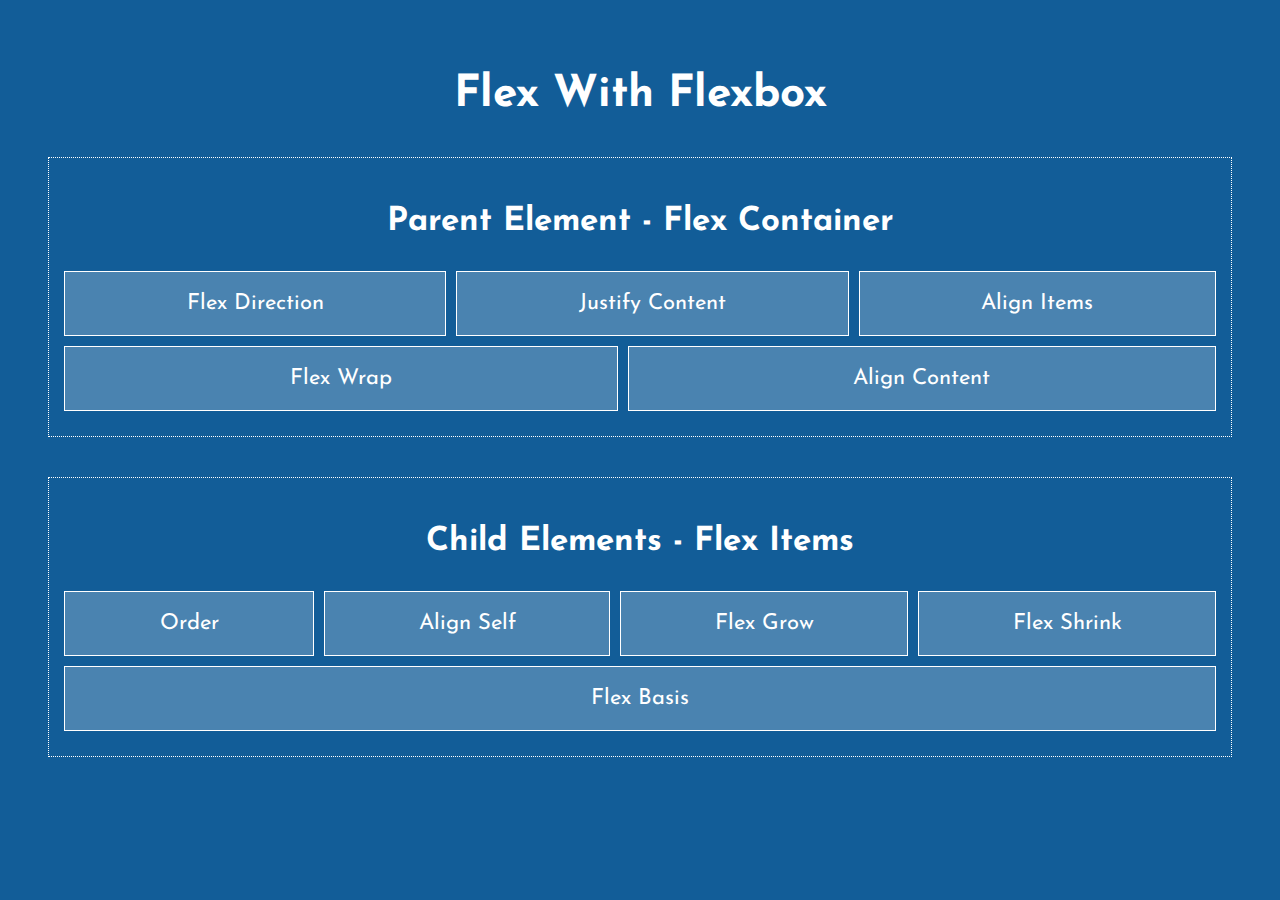
<file: index.html>
<!DOCTYPE html>
<html lang="en">
<head>
    <meta charset="UTF-8">
    <meta name="viewport" content="width=device-width, initial-scale=1.0">
    <title>Learning-Flexbox</title>
    <link href='https://fonts.googleapis.com/css?family=Josefin Sans' rel='stylesheet'>
    <link rel="stylesheet" href="./css/boilerplate.css">
    <link rel="stylesheet" href="./css/index.css">
</head>
<body>
    <div class="header">
        <h1>Flex With Flexbox</h1>
    </div>

    <div class="body">
        <div class="head-container">
            <h2 class="text-center">Parent Element - Flex Container</h2>
        
            <div class="container">
                <a href="flexDirection.html">Flex Direction</a>
                <a href="justifyContent.html">Justify Content</a>
                <a href="alignItems.html">Align Items</a>
            </div>
            <div class="container">
                <a href="flexWrap.html">Flex Wrap</a>
                <a href="alignContent.html">Align Content</a>
            </div>
        </div>

        <div class="head-container">
            <h2 class="text-center">Child Elements - Flex Items</h2>
        
            <div class="container">
                <a href="order.html">Order</a>
                <a href="alignSelf.html">Align Self</a>
                <a href="flexGrow.html">Flex Grow</a>
                <a href="flexShrink.html">Flex Shrink</a>
                <a href="flexBasis.html">Flex Basis</a>
            </div>
        </div>
    </div>
</body>
</html>
</file>
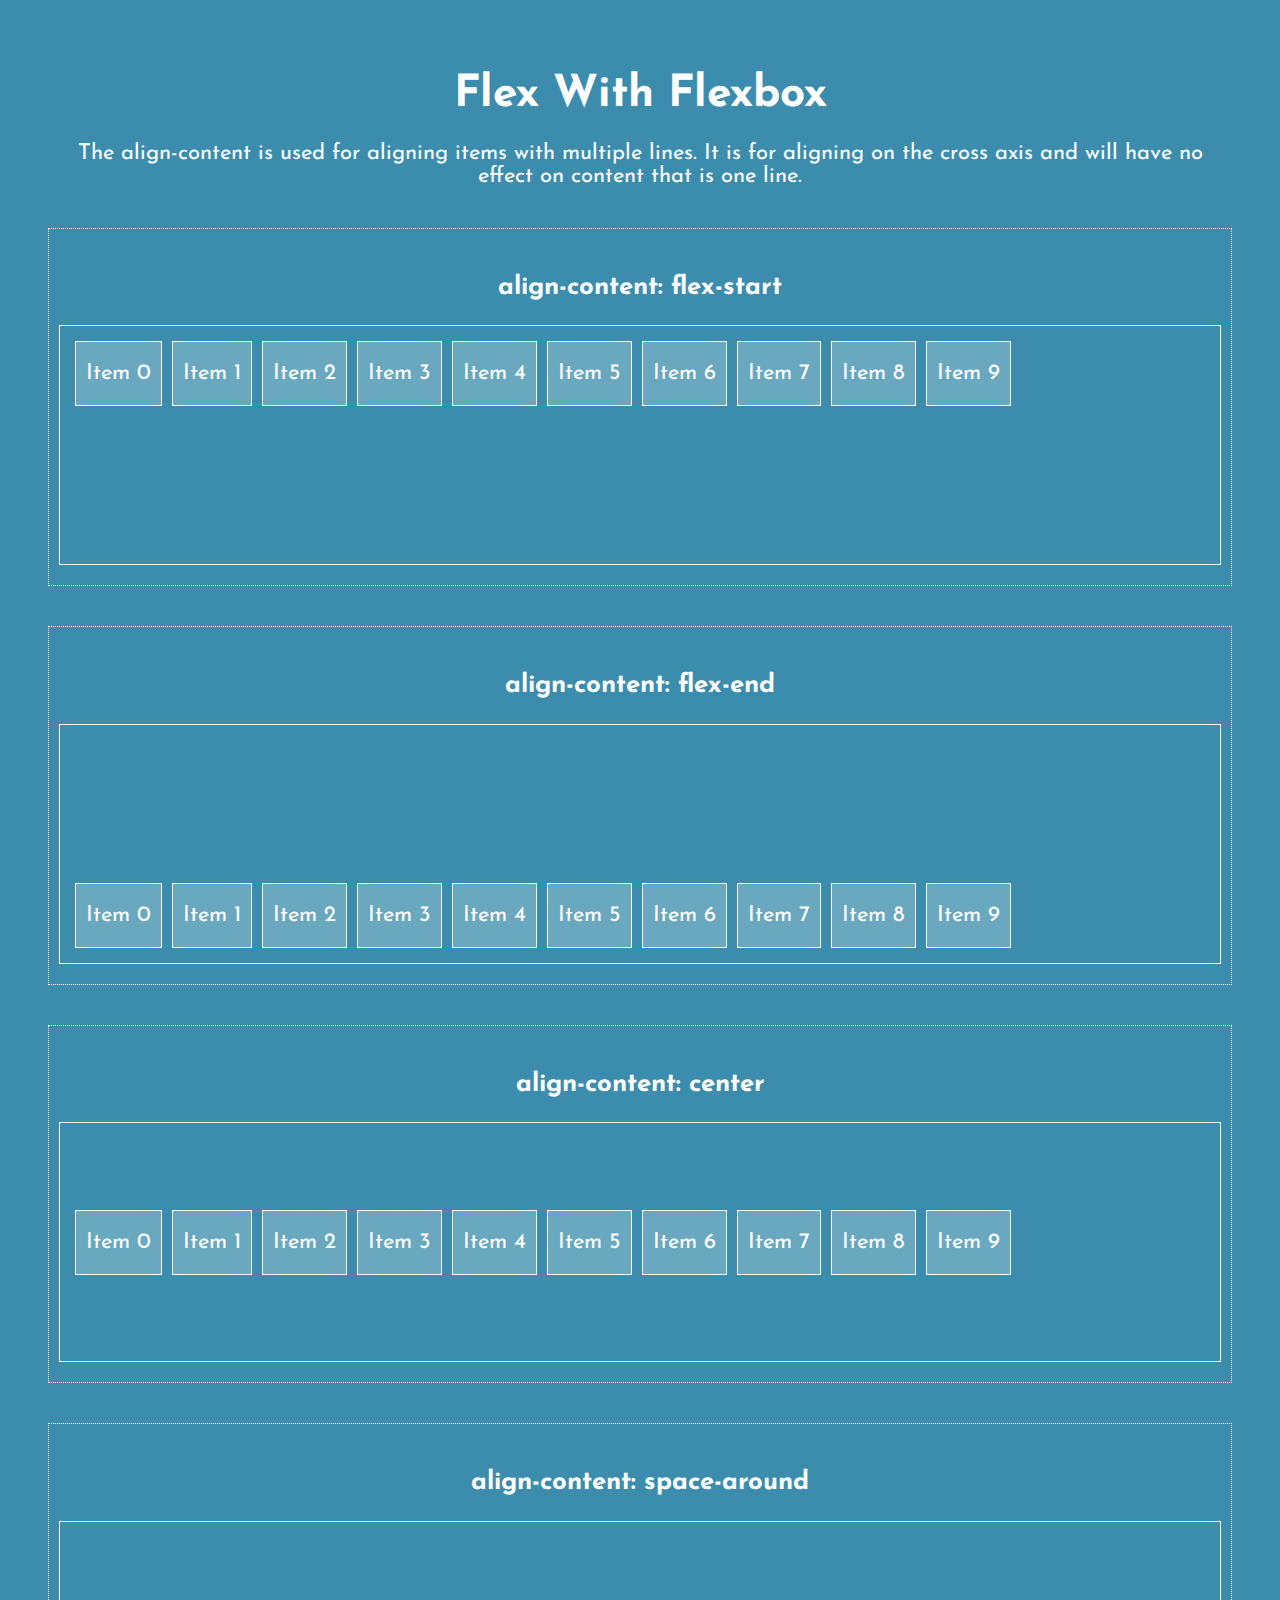
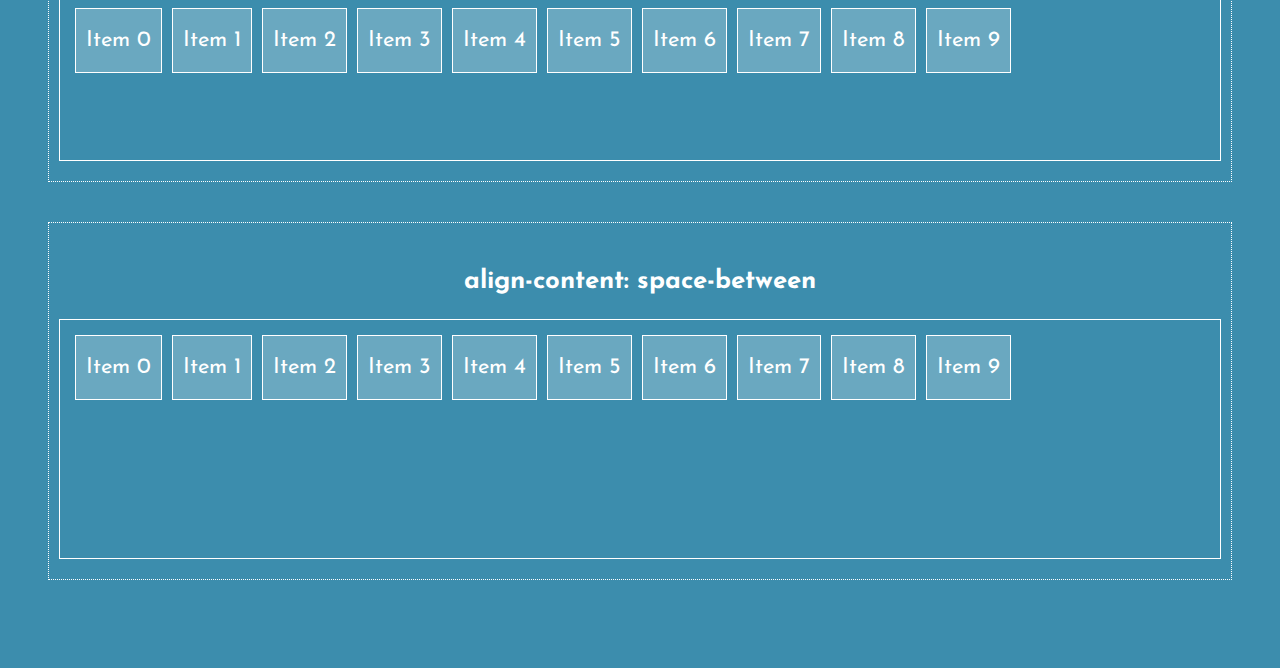
<file: alignContent.html>
<!DOCTYPE html>
<html lang="en">
<head>
    <meta charset="UTF-8">
    <meta name="viewport" content="width=device-width, initial-scale=1.0">
    <title>Align-content</title>
    <link href='https://fonts.googleapis.com/css?family=Josefin Sans' rel='stylesheet'>
    <link rel="stylesheet" href="./css/boilerplate.css">
    <link rel="stylesheet" href="./css/alignContent.css">
</head>
<body>
    <div class="header">
        <h1>Flex With Flexbox</h1>
        <p>The align-content is used for aligning items with multiple lines. It is for aligning on the cross axis and will have no effect on content that is one line.</p>
    </div>

    <div class="head-container">
        <h3 class="text-center">align-content: flex-start</h3>
        <div class="flex-container start">
            <div>Item 0</div>
            <div>Item 1</div>
            <div>Item 2</div>
            <div>Item 3</div>
            <div>Item 4</div>
            <div>Item 5</div>
            <div>Item 6</div>
            <div>Item 7</div>
            <div>Item 8</div>
            <div>Item 9</div>
        </div>
    </div>

    <div class="head-container">
        <h3 class="text-center">align-content: flex-end</h3>
        <div class="flex-container end">
            <div>Item 0</div>
            <div>Item 1</div>
            <div>Item 2</div>
            <div>Item 3</div>
            <div>Item 4</div>
            <div>Item 5</div>
            <div>Item 6</div>
            <div>Item 7</div>
            <div>Item 8</div>
            <div>Item 9</div>
        </div>
    </div>

    <div class="head-container">
        <h3 class="text-center">align-content: center</h3>
        <div class="flex-container center">
            <div>Item 0</div>
            <div>Item 1</div>
            <div>Item 2</div>
            <div>Item 3</div>
            <div>Item 4</div>
            <div>Item 5</div>
            <div>Item 6</div>
            <div>Item 7</div>
            <div>Item 8</div>
            <div>Item 9</div>
        </div>
    </div>

    <div class="head-container">
        <h3 class="text-center">align-content: space-around</h3>
        <div class="flex-container space-around">
            <div>Item 0</div>
            <div>Item 1</div>
            <div>Item 2</div>
            <div>Item 3</div>
            <div>Item 4</div>
            <div>Item 5</div>
            <div>Item 6</div>
            <div>Item 7</div>
            <div>Item 8</div>
            <div>Item 9</div>
        </div>
    </div>

    <div class="head-container">
        <h3 class="text-center">align-content: space-between</h3>
        <div class="flex-container space-between">
            <div>Item 0</div>
            <div>Item 1</div>
            <div>Item 2</div>
            <div>Item 3</div>
            <div>Item 4</div>
            <div>Item 5</div>
            <div>Item 6</div>
            <div>Item 7</div>
            <div>Item 8</div>
            <div>Item 9</div>
        </div>
    </div>
</body>
</html>
</file>
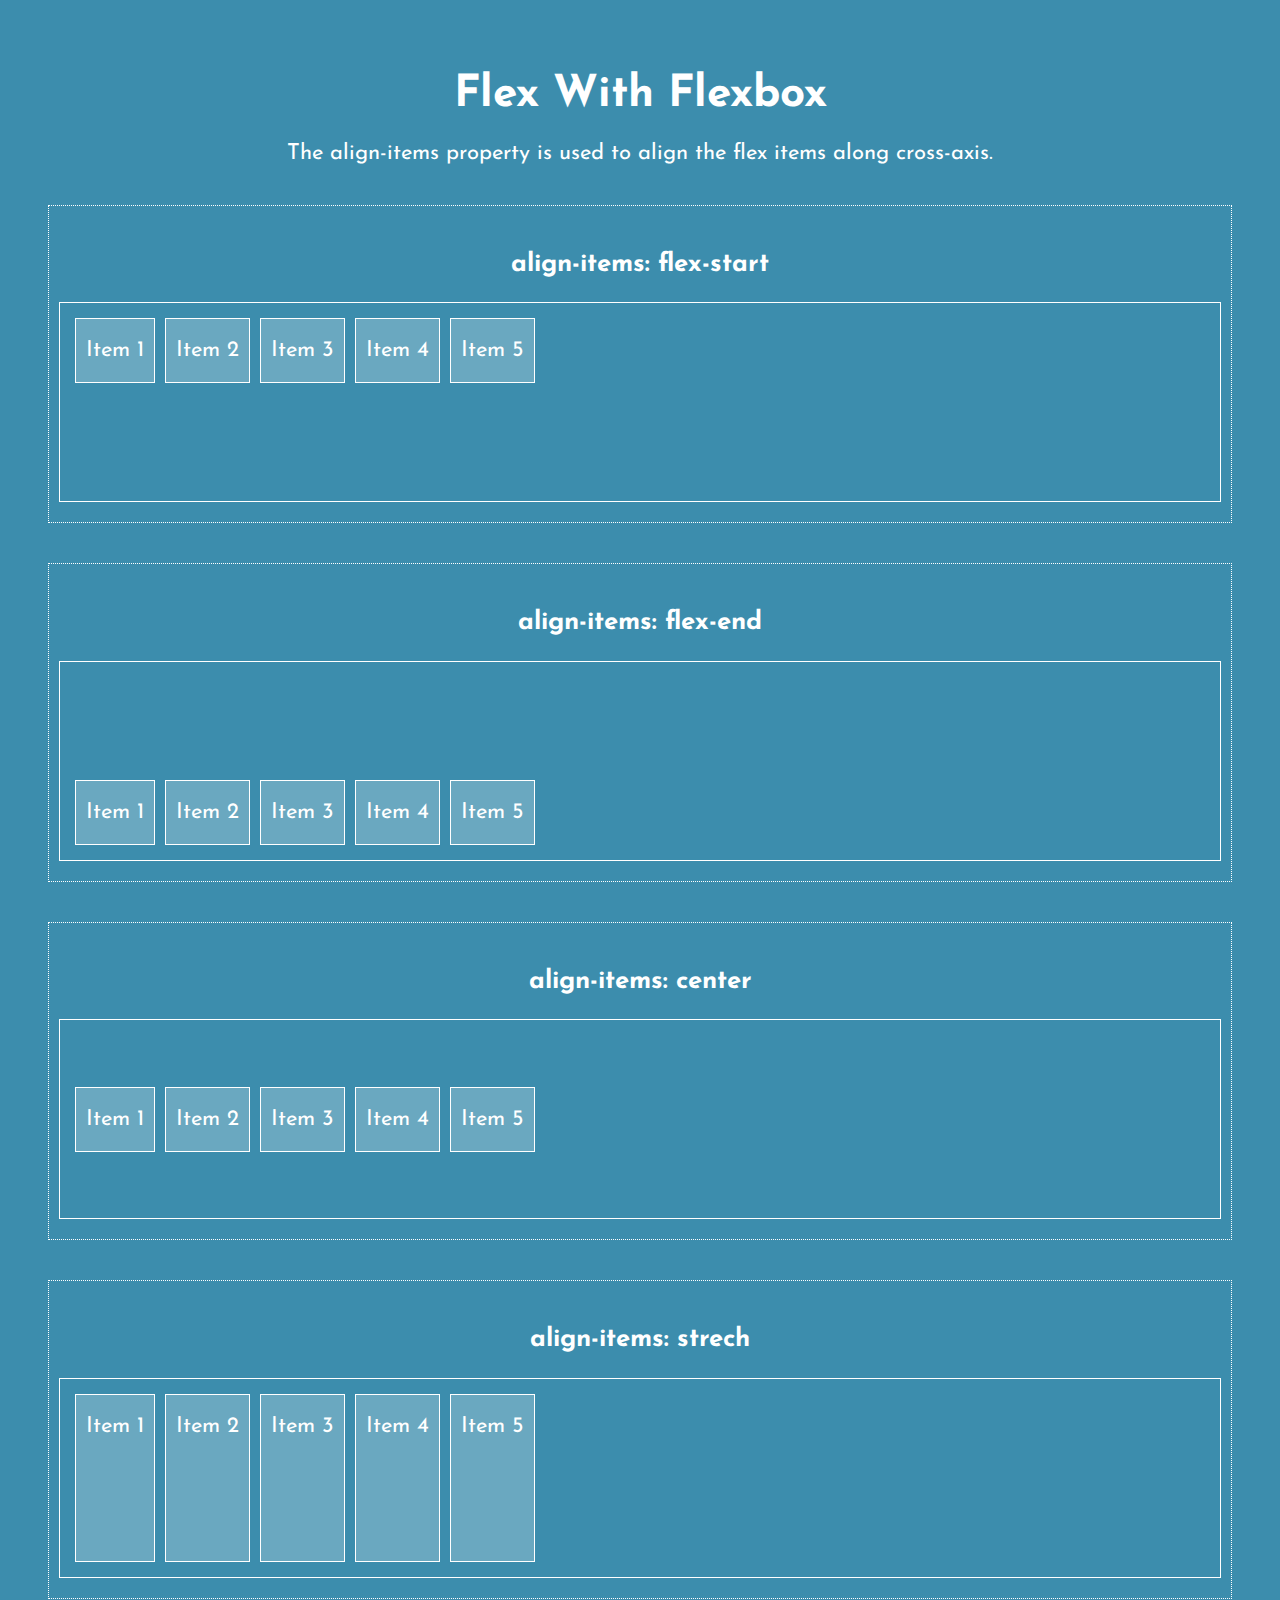
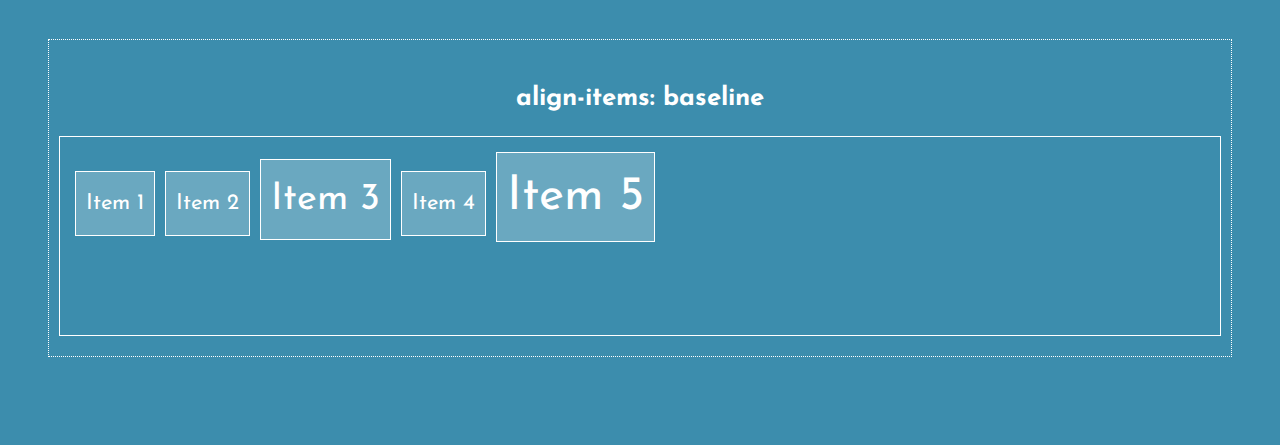
<file: alignItems.html>
<!DOCTYPE html>
<html lang="en">
<head>
    <meta charset="UTF-8">
    <meta name="viewport" content="width=device-width, initial-scale=1.0">
    <title>Align-items</title>
    <link href='https://fonts.googleapis.com/css?family=Josefin Sans' rel='stylesheet'>
    <link rel="stylesheet" href="./css/boilerplate.css">
    <link rel="stylesheet" href="./css/alignItems.css">
</head>
<body>
    <div class="header">
        <h1>Flex With Flexbox</h1>
        <p>The align-items property is used to align the flex items along cross-axis.</p>
    </div>

    <div class="head-container">
        <h3 class="text-center">align-items: flex-start</h3>
        <div class="flex-container start">
            <div>Item 1</div>
            <div>Item 2</div>
            <div>Item 3</div>
            <div>Item 4</div>
            <div>Item 5</div>
        </div>
    </div>

    <div class="head-container">
        <h3 class="text-center">align-items: flex-end</h3>
        <div class="flex-container end">
            <div>Item 1</div>
            <div>Item 2</div>
            <div>Item 3</div>
            <div>Item 4</div>
            <div>Item 5</div>
        </div>
    </div>

    <div class="head-container">
        <h3 class="text-center">align-items: center</h3>
        <div class="flex-container center">
            <div>Item 1</div>
            <div>Item 2</div>
            <div>Item 3</div>
            <div>Item 4</div>
            <div>Item 5</div>
        </div>
    </div>

    <div class="head-container">
        <h3 class="text-center">align-items: strech</h3>
        <div class="flex-container strech">
            <div>Item 1</div>
            <div>Item 2</div>
            <div>Item 3</div>
            <div>Item 4</div>
            <div>Item 5</div>
        </div>
    </div>

    <div class="head-container">
        <h3 class="text-center">align-items: baseline</h3>
        <div class="flex-container baseline">
            <div>Item 1</div>
            <div>Item 2</div>
            <div>Item 3</div>
            <div>Item 4</div>
            <div>Item 5</div>
        </div>
    </div>
</body>
</html>
</file>
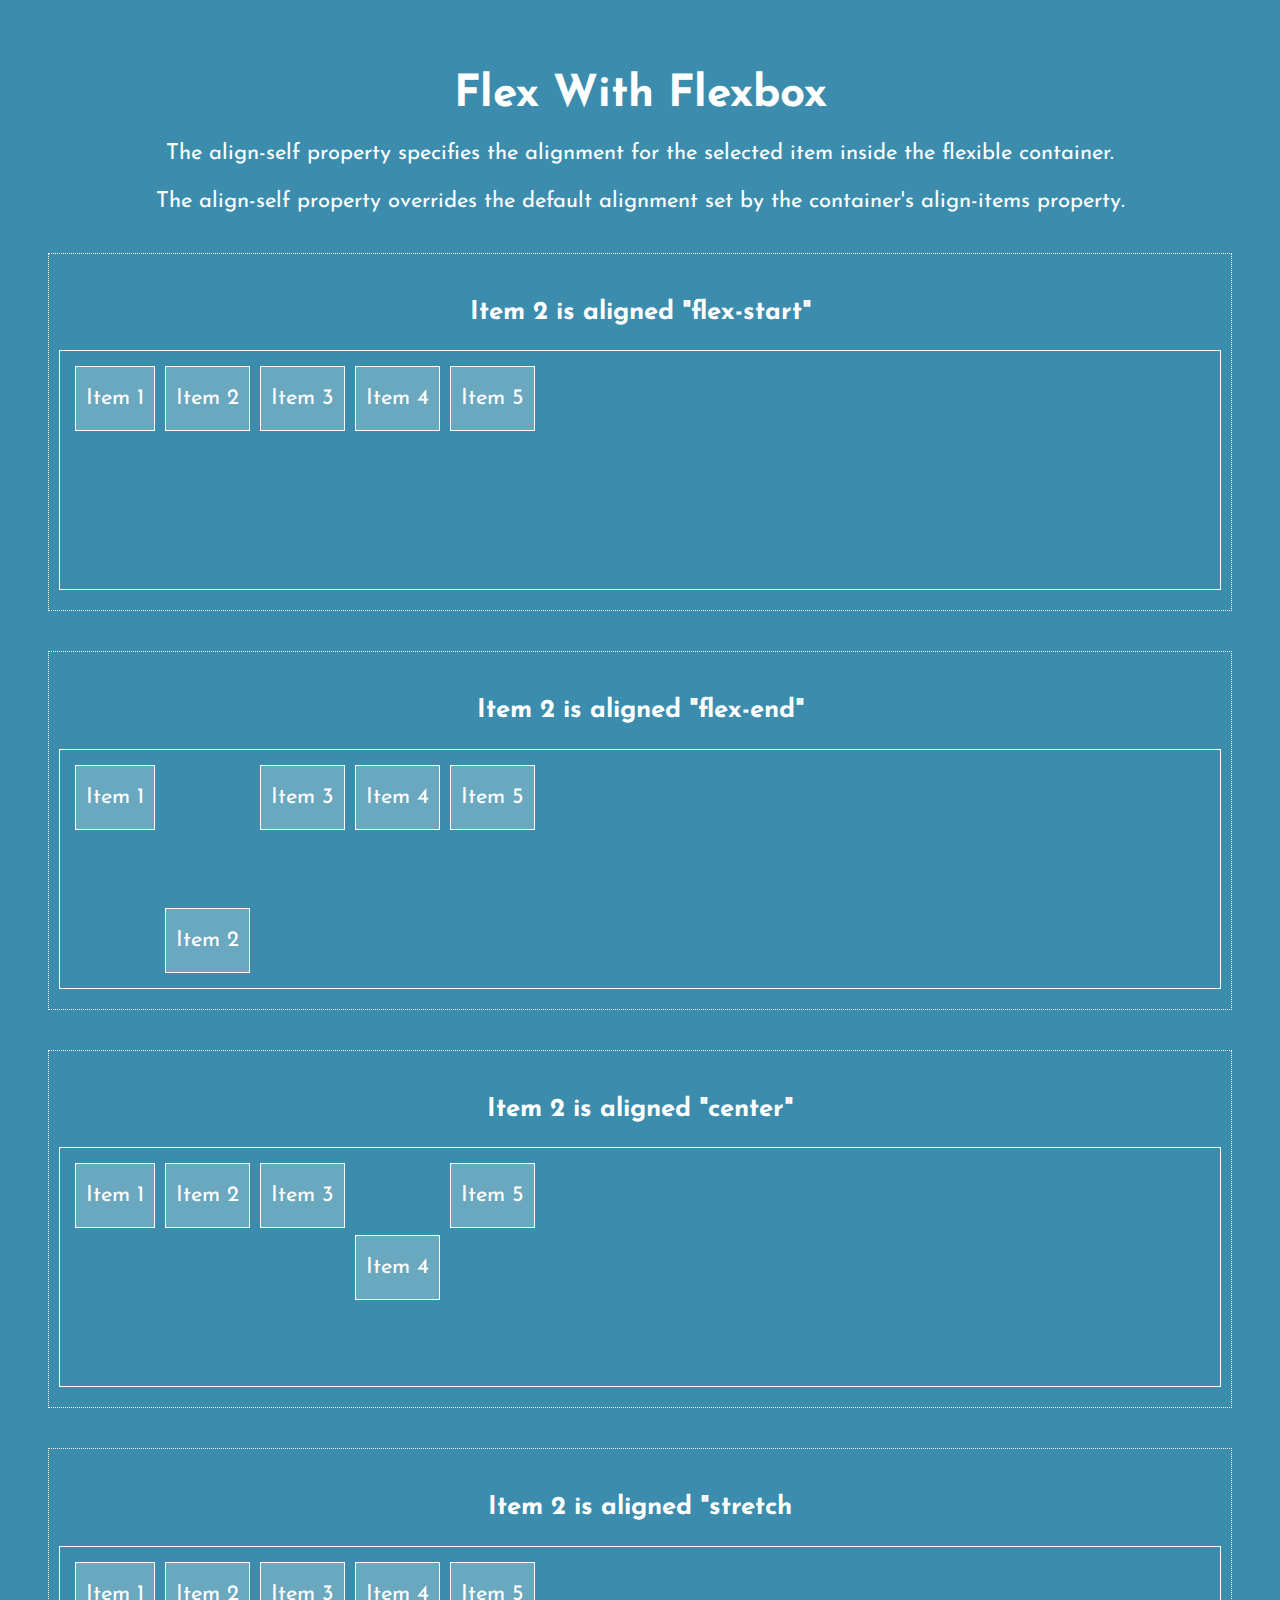
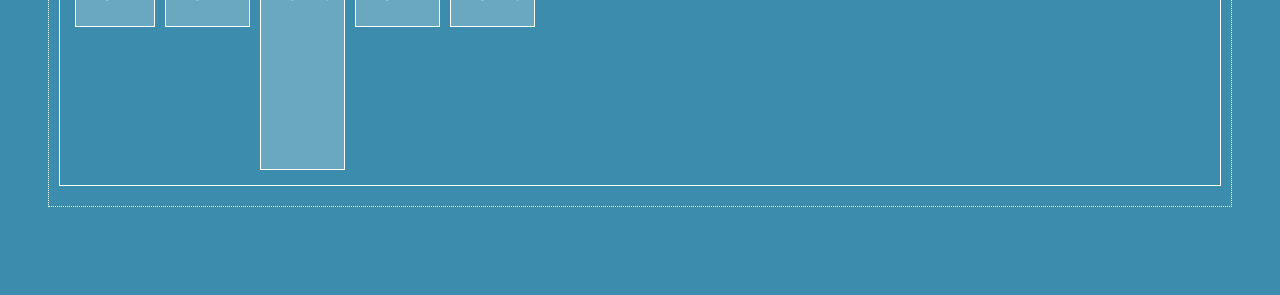
<file: alignSelf.html>
<!DOCTYPE html>
<html lang="en">
<head>
    <meta charset="UTF-8">
    <meta name="viewport" content="width=device-width, initial-scale=1.0">
    <title>Flex-direction</title>
    <link href='https://fonts.googleapis.com/css?family=Josefin Sans' rel='stylesheet'>
    <link rel="stylesheet" href="./css/boilerplate.css">
    <link rel="stylesheet" href="./css/alignSelf.css">
</head>
<body>
    <div class="header">
        <h1>Flex With Flexbox</h1>
        <p>The align-self property specifies the alignment for the selected item inside the flexible container.</p>
        <p>The align-self property overrides the default alignment set by the container's align-items property.</p>
    </div>

    <div class="head-container">
        <h3 class="text-center">Item 2 is aligned "flex-start"</h3>
        <div class="flex-container sample1">
            <div>Item 1</div>
            <div>Item 2</div>
            <div>Item 3</div>
            <div>Item 4</div>
            <div>Item 5</div>
        </div>
    </div>

    <div class="head-container">
        <h3 class="text-center">Item 2 is aligned "flex-end"</h3>
        <div class="flex-container sample2">
            <div>Item 1</div>
            <div>Item 2</div>
            <div>Item 3</div>
            <div>Item 4</div>
            <div>Item 5</div>
        </div>
    </div>

    <div class="head-container">
        <h3 class="text-center">Item 2 is aligned "center"</h3>
        <div class="flex-container sample3">
            <div>Item 1</div>
            <div>Item 2</div>
            <div>Item 3</div>
            <div>Item 4</div>
            <div>Item 5</div>
        </div>
    </div>

    <div class="head-container">
        <h3 class="text-center">Item 2 is aligned "stretch</h3>
        <div class="flex-container sample4">
            <div>Item 1</div>
            <div>Item 2</div>
            <div>Item 3</div>
            <div>Item 4</div>
            <div>Item 5</div>
        </div>
    </div>
</body>
</html>
</file>
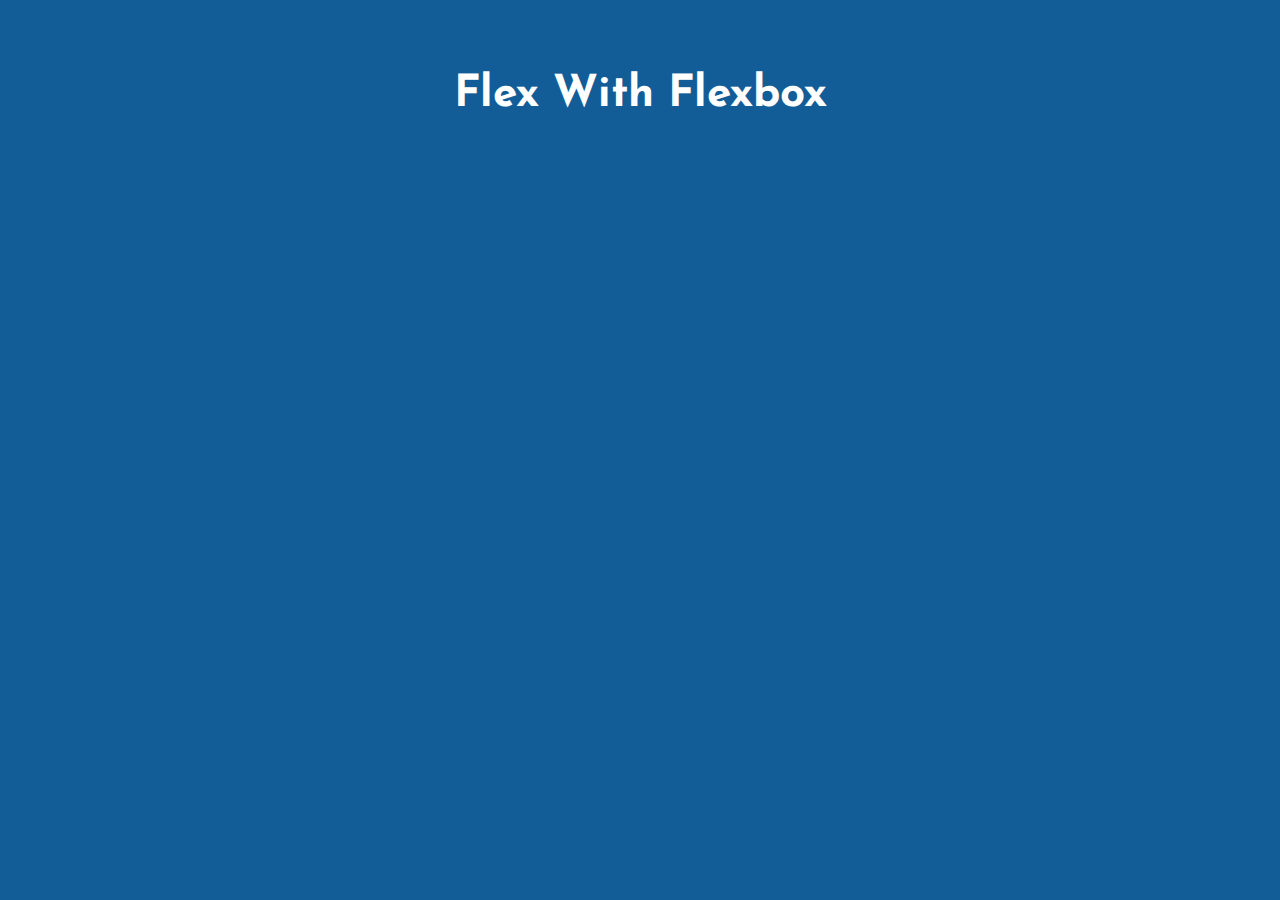
<file: boilerplate.html>
<!DOCTYPE html>
<html lang="en">
<head>
    <meta charset="UTF-8">
    <meta name="viewport" content="width=device-width, initial-scale=1.0">
    <title>Learning-Flexbox</title>
    <link href='https://fonts.googleapis.com/css?family=Josefin Sans' rel='stylesheet'>
    <link rel="stylesheet" href="./css/boilerplate.css">
</head>
<body>
    <div class="header">
        <h1>Flex With Flexbox</h1>
    </div>
</body>
</html>
</file>
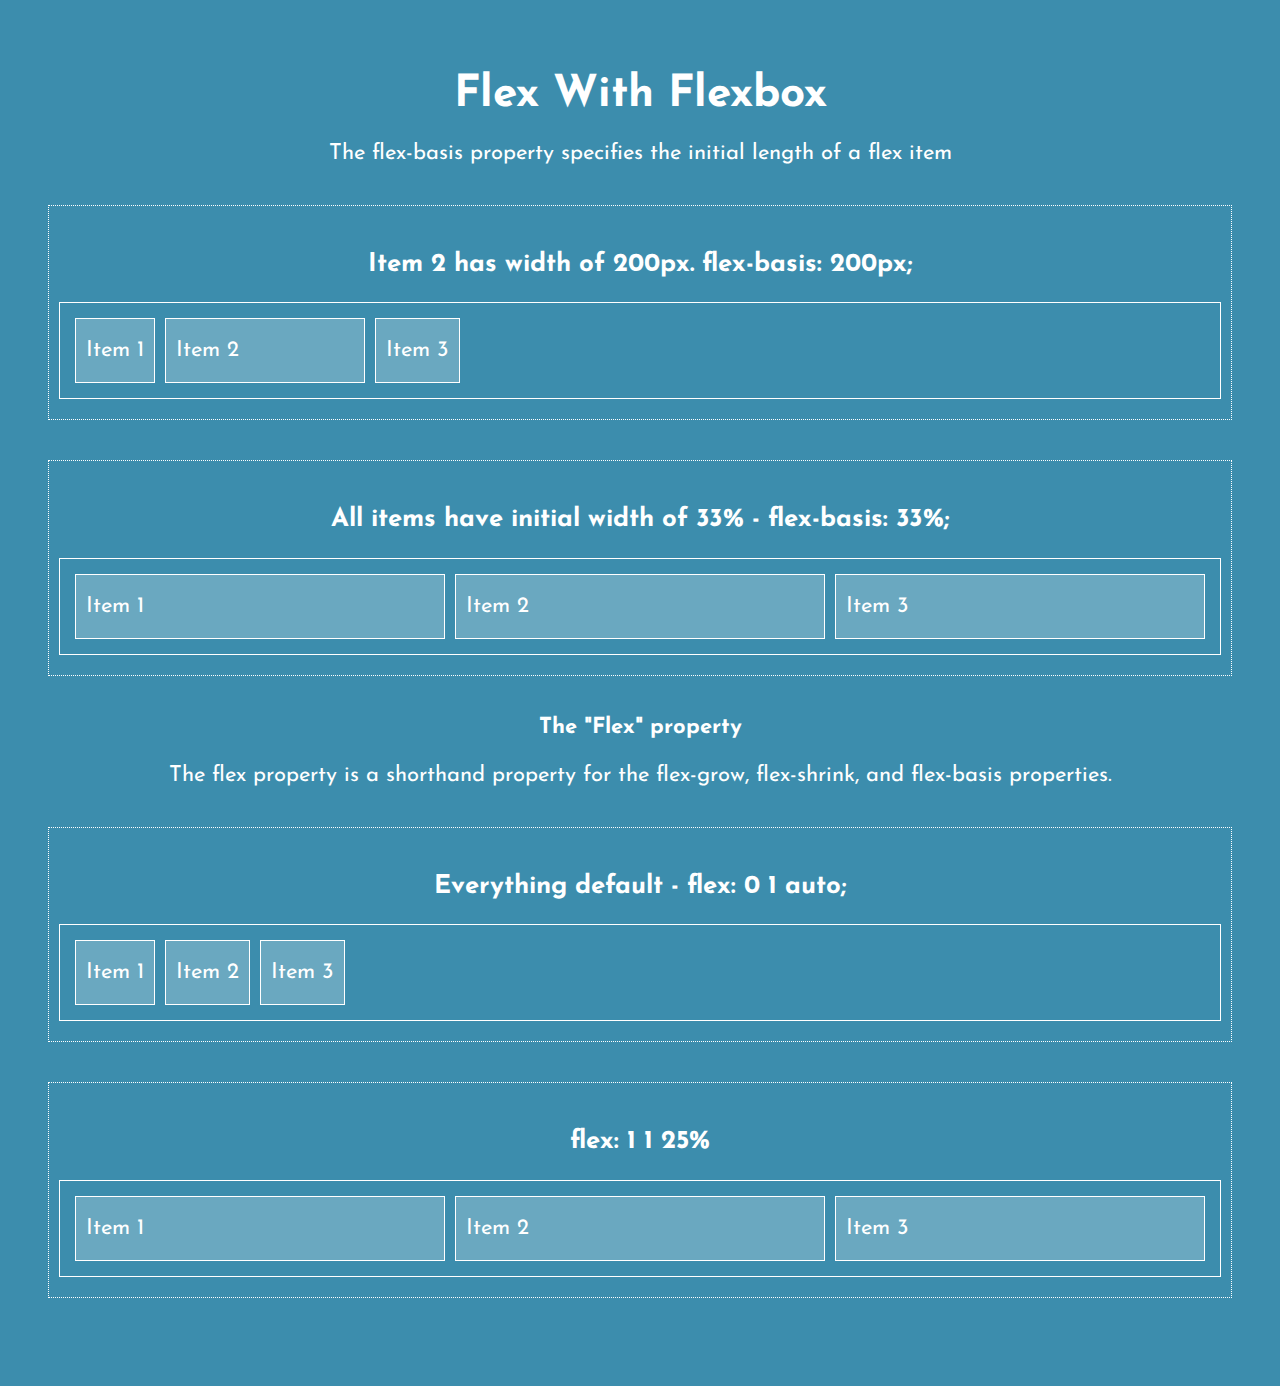
<file: flexBasis.html>
<!DOCTYPE html>
<html lang="en">
<head>
    <meta charset="UTF-8">
    <meta name="viewport" content="width=device-width, initial-scale=1.0">
    <title>Flex-direction</title>
    <link href='https://fonts.googleapis.com/css?family=Josefin Sans' rel='stylesheet'>
    <link rel="stylesheet" href="./css/boilerplate.css">
    <link rel="stylesheet" href="./css/flexBasis.css">
</head>
<body>
    <div class="header">
        <h1>Flex With Flexbox</h1>
        <p>The flex-basis property specifies the initial length of a flex item</p>
    </div>

    <div class="head-container">
        <h3 class="text-center">Item 2 has width of 200px. flex-basis: 200px;</h3>
        <div class="flex-container sample1">
            <div>Item 1</div>
            <div>Item 2</div>
            <div>Item 3</div>
        </div>
    </div>

    <div class="head-container">
        <h3 class="text-center">All items have initial width of 33% - flex-basis: 33%;</h3>
        <div class="flex-container sample2">
            <div>Item 1</div>
            <div>Item 2</div>
            <div>Item 3</div>
        </div>
    </div>

    <div class="header">
        <p><b>The "Flex" property</b></p>
        <p>The flex property is a shorthand property for the flex-grow, flex-shrink, and flex-basis properties.</p>
    </div>

    <div class="head-container">
        <h3 class="text-center">Everything default - flex: 0 1 auto;</h3>
        <div class="flex-container sample3">
            <div>Item 1</div>
            <div>Item 2</div>
            <div>Item 3</div>
        </div>
    </div>

    <div class="head-container">
        <h3 class="text-center">flex: 1 1 25%</h3>
        <div class="flex-container sample4">
            <div>Item 1</div>
            <div>Item 2</div>
            <div>Item 3</div>
        </div>
    </div>

</body>
</html>
</file>
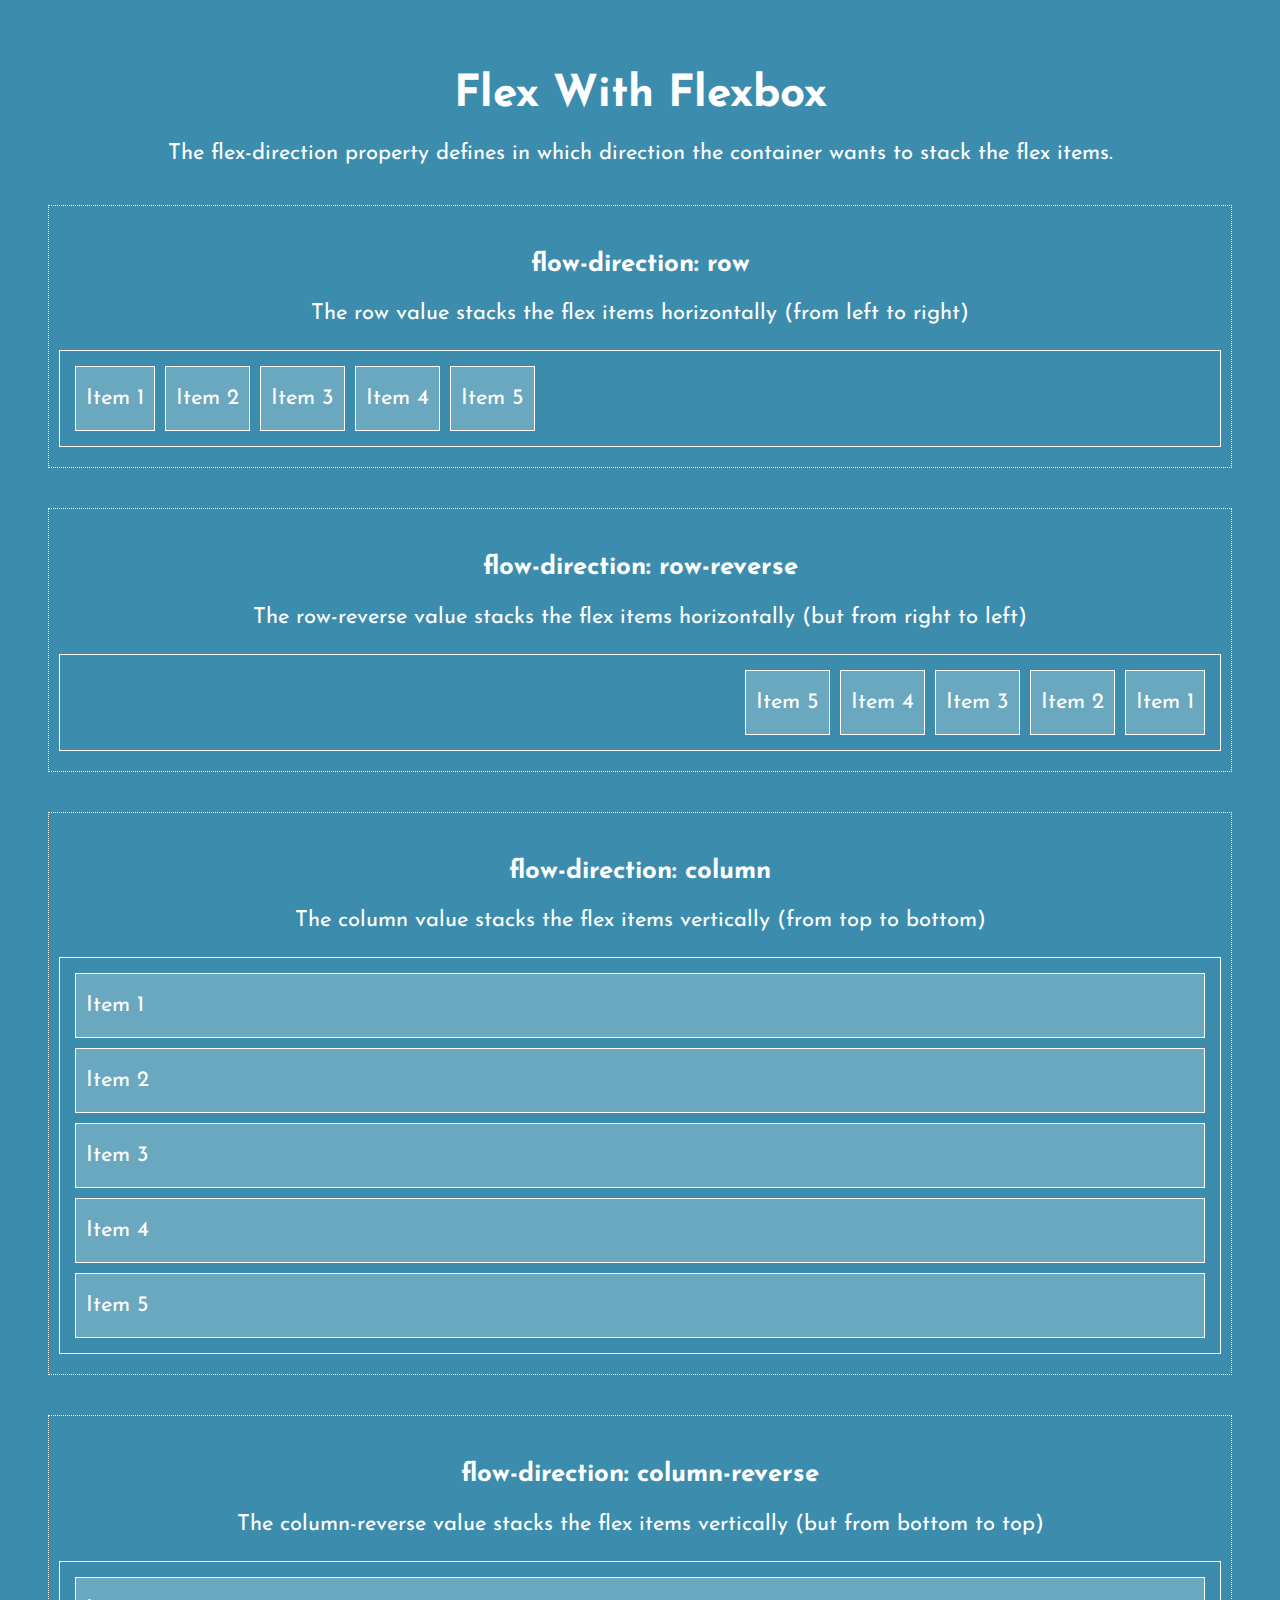
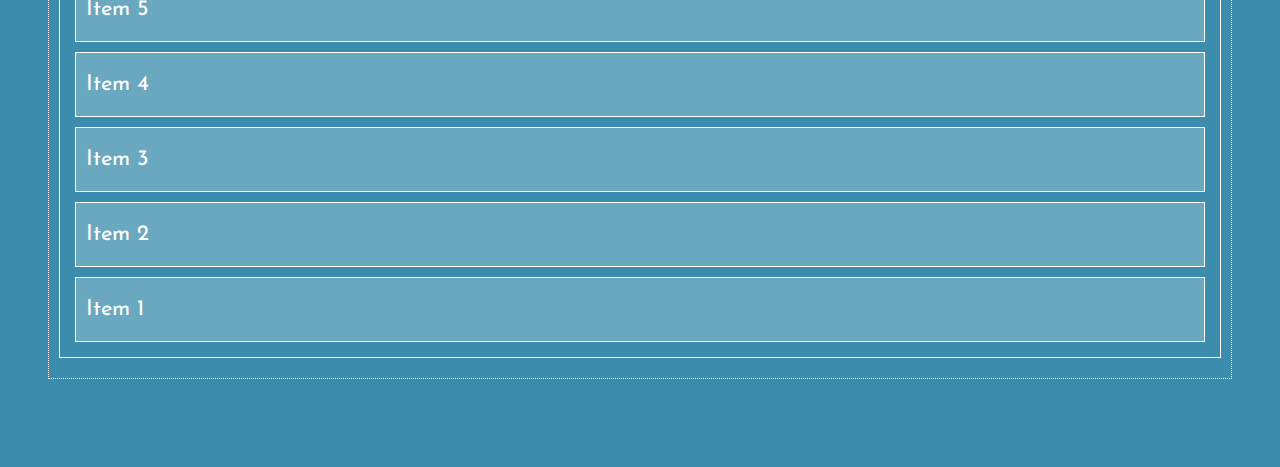
<file: flexDirection.html>
<!DOCTYPE html>
<html lang="en">
<head>
    <meta charset="UTF-8">
    <meta name="viewport" content="width=device-width, initial-scale=1.0">
    <title>Flex-direction</title>
    <link href='https://fonts.googleapis.com/css?family=Josefin Sans' rel='stylesheet'>
    <link rel="stylesheet" href="./css/boilerplate.css">
    <link rel="stylesheet" href="./css/flexDirection.css">
</head>
<body>
    <div class="header">
        <h1>Flex With Flexbox</h1>
        <p>The flex-direction property defines in which direction the container wants to stack the flex items.</p>
    </div>

    <div class="head-container">
        <h3 class="text-center">flow-direction: row</h3>
      <p>The row value stacks the flex items horizontally (from left to right)</p>
        <div class="flex-container row">
            <div>Item 1</div>
            <div>Item 2</div>
            <div>Item 3</div>
            <div>Item 4</div>
            <div>Item 5</div>
        </div> 
    </div>

    <div class="head-container">
        <h3 class="text-center">flow-direction: row-reverse</h3>
<p>The row-reverse value stacks the flex items horizontally (but from right to left)</p>
        <div class="flex-container row-reverse">
            <div>Item 1</div>
            <div>Item 2</div>
            <div>Item 3</div>
            <div>Item 4</div>
            <div>Item 5</div>
        </div> 
    </div>


    <div class="head-container">
        <h3 class="text-center">flow-direction: column</h3>
<p>The column value stacks the flex items vertically (from top to bottom)</p>
        <div class="flex-container column">
            <div>Item 1</div>
            <div>Item 2</div>
            <div>Item 3</div>
            <div>Item 4</div>
            <div>Item 5</div>
        </div> 
    </div>

    <div class="head-container">
        <h3 class="text-center">flow-direction: column-reverse</h3>
<p>The column-reverse value stacks the flex items vertically (but from bottom to top)</p>
        <div class="flex-container column-reverse">
            <div>Item 1</div>
            <div>Item 2</div>
            <div>Item 3</div>
            <div>Item 4</div>
            <div>Item 5</div>
        </div> 
    </div>


    
    
        

</body>
</html>
</file>
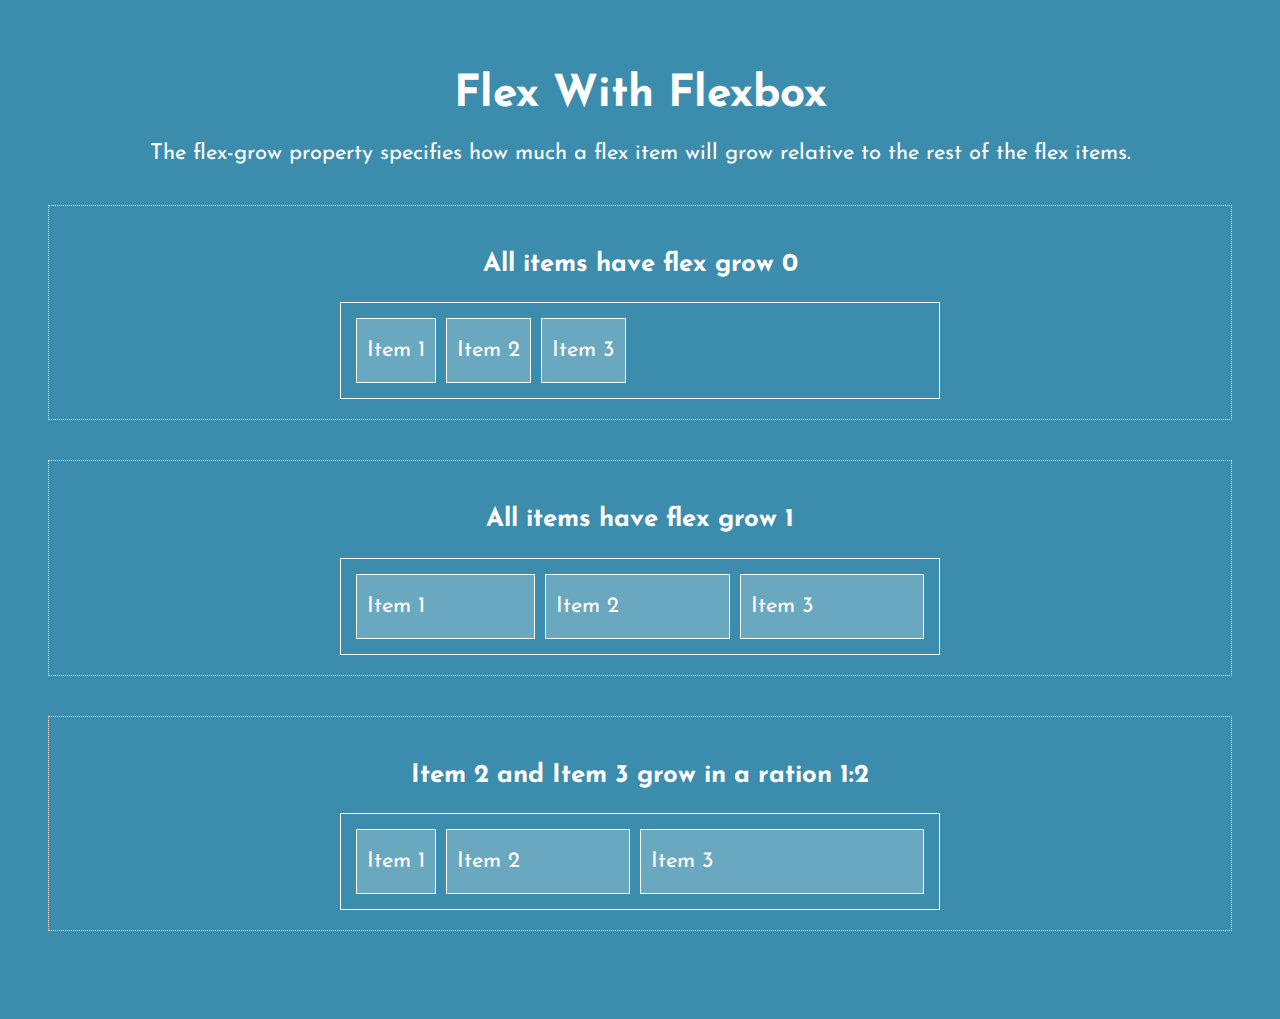
<file: flexGrow.html>
<!DOCTYPE html>
<html lang="en">
<head>
    <meta charset="UTF-8">
    <meta name="viewport" content="width=device-width, initial-scale=1.0">
    <title>Flex-direction</title>
    <link href='https://fonts.googleapis.com/css?family=Josefin Sans' rel='stylesheet'>
    <link rel="stylesheet" href="./css/boilerplate.css">
    <link rel="stylesheet" href="./css/flexGrow.css">
</head>
<body>
    <div class="header">
        <h1>Flex With Flexbox</h1>
        <p>The flex-grow property specifies how much a flex item will grow relative to the rest of the flex items.</p>
    </div>

    <div class="head-container">
        <h3 class="text-center">All items have flex grow 0</h3>
        <div class="flex-container sample1">
            <div>Item 1</div>
            <div>Item 2</div>
            <div>Item 3</div>
        </div>
    </div>

    <div class="head-container">
        <h3 class="text-center">All items have flex grow 1</h3>
        <div class="flex-container sample2">
            <div>Item 1</div>
            <div>Item 2</div>
            <div>Item 3</div>
        </div>
    </div>

    <div class="head-container">
        <h3 class="text-center">Item 2 and Item 3 grow in a ration 1:2</h3>
        <div class="flex-container sample3">
            <div>Item 1</div>
            <div>Item 2</div>
            <div>Item 3</div>
        </div>
    </div>
</body>
</html>
</file>
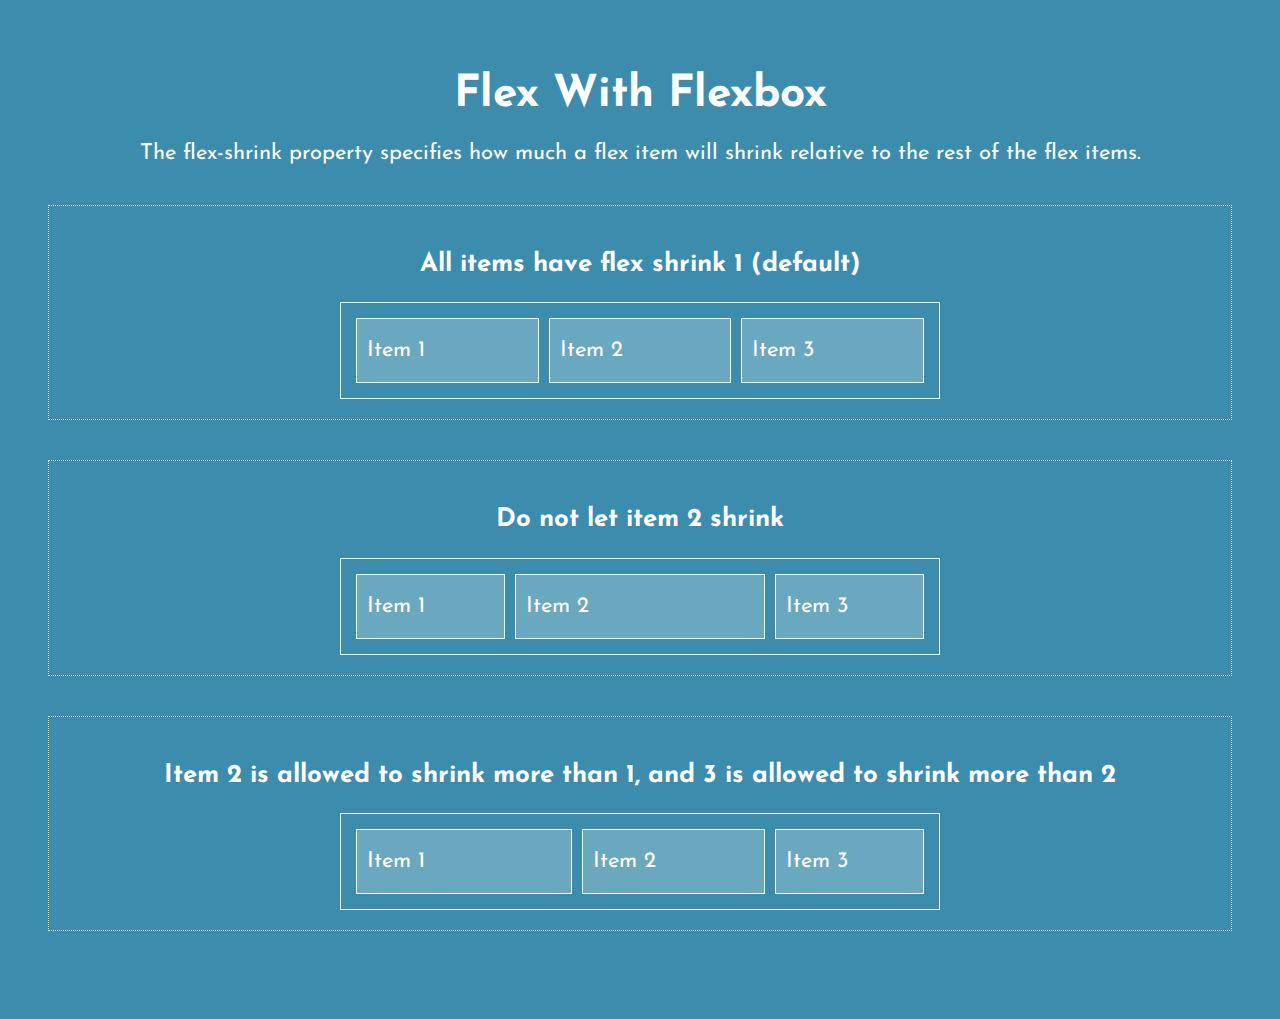
<file: flexShrink.html>
<!DOCTYPE html>
<html lang="en">
<head>
    <meta charset="UTF-8">
    <meta name="viewport" content="width=device-width, initial-scale=1.0">
    <title>Flex-direction</title>
    <link href='https://fonts.googleapis.com/css?family=Josefin Sans' rel='stylesheet'>
    <link rel="stylesheet" href="./css/boilerplate.css">
    <link rel="stylesheet" href="./css/flexShrink.css">
</head>
<body>
    <div class="header">
        <h1>Flex With Flexbox</h1>
        <p>The flex-shrink property specifies how much a flex item will shrink relative to the rest of the flex items.</p>
    </div>

    <div class="head-container">
        <h3 class="text-center">All items have flex shrink 1 (default)</h3>
        <div class="flex-container sample1">
            <div>Item 1</div>
            <div>Item 2</div>
            <div>Item 3</div>
        </div>
    </div>

    
    <div class="head-container">
        <h3 class="text-center">Do not let item 2 shrink</h3>
        <div class="flex-container sample2">
            <div>Item 1</div>
            <div>Item 2</div>
            <div>Item 3</div>
        </div>
    </div>

    
    <div class="head-container">
        <h3 class="text-center">Item 2 is allowed to shrink more than 1, and 3 is allowed to shrink more than 2</h3>
        <div class="flex-container sample3">
            <div>Item 1</div>
            <div>Item 2</div>
            <div>Item 3</div>
        </div>
    </div>
</body>
</html>
</file>
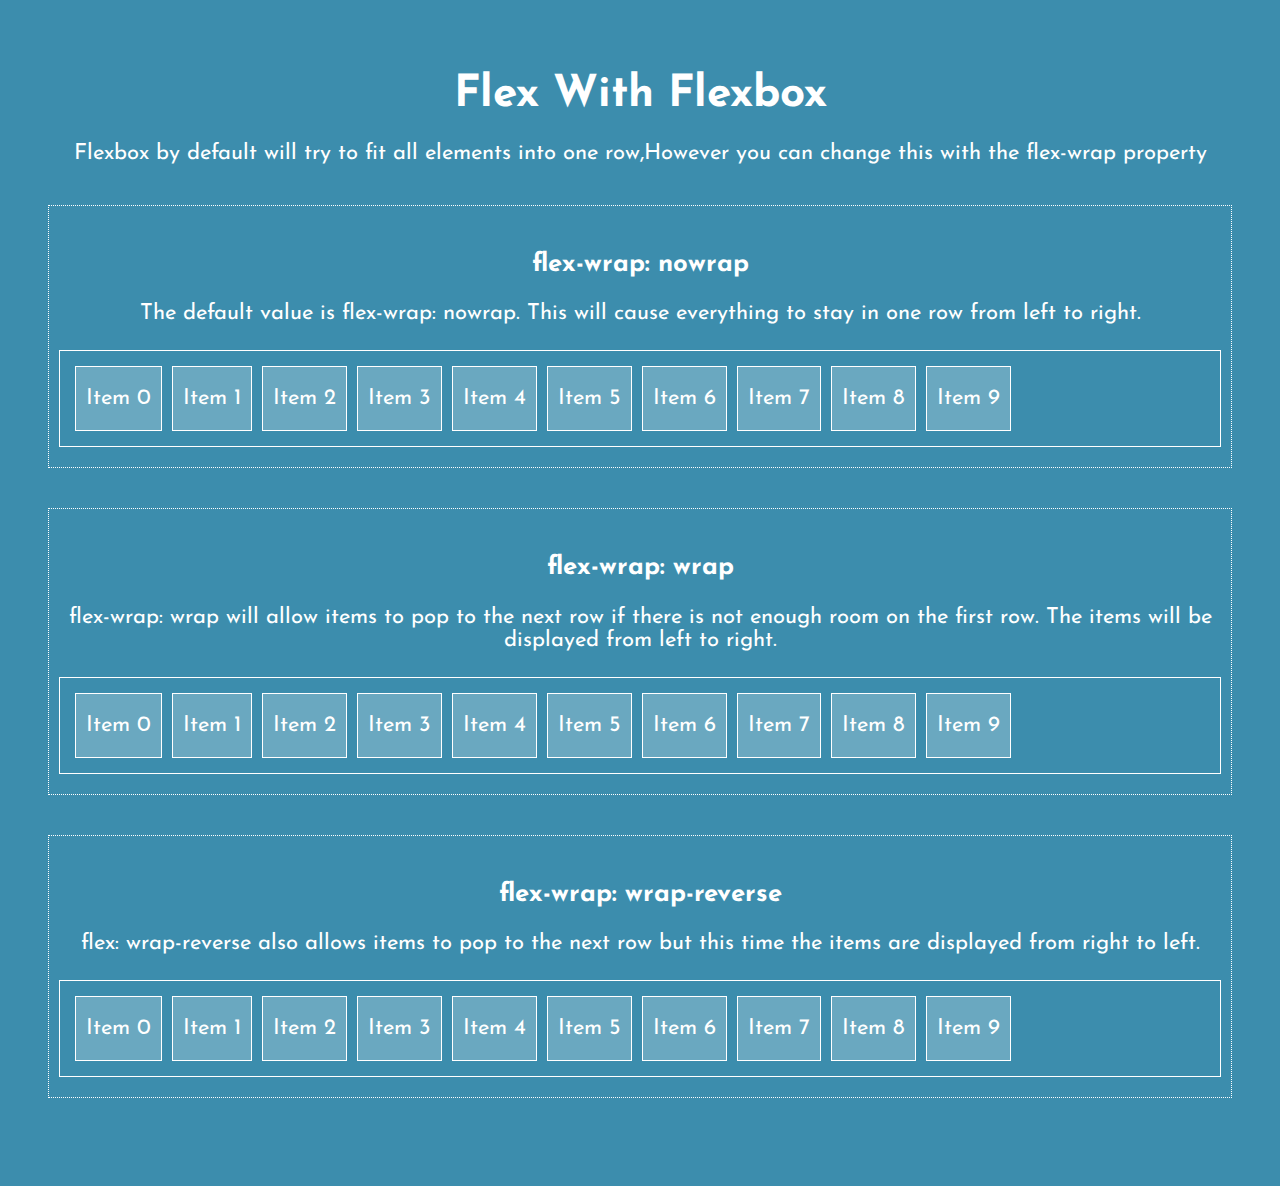
<file: flexWrap.html>
<!DOCTYPE html>
<html lang="en">
<head>
    <meta charset="UTF-8">
    <meta name="viewport" content="width=device-width, initial-scale=1.0">
    <title>Flex-wrap</title>
    <link href='https://fonts.googleapis.com/css?family=Josefin Sans' rel='stylesheet'>
    <link rel="stylesheet" href="./css/boilerplate.css">
    <link rel="stylesheet" href="./css/flexWrap.css">
</head>
<body>
    <div class="header">
        <h1>Flex With Flexbox</h1>
        <p>Flexbox by default will try to fit all elements into one row,However you can change this with the flex-wrap property</p>
    </div>

    <div class="head-container">
        <h3 class="text-center">flex-wrap: nowrap</h3>
      <p>The default value is flex-wrap: nowrap. This will cause everything to stay in one row from left to right.</p>
        <div class="flex-container nowrap">
            <div>Item 0</div>
            <div>Item 1</div>
            <div>Item 2</div>
            <div>Item 3</div>
            <div>Item 4</div>
            <div>Item 5</div>
            <div>Item 6</div>
            <div>Item 7</div>
            <div>Item 8</div>
            <div>Item 9</div>
        </div>
    </div>

    <div class="head-container">
        <h3 class="text-center">flex-wrap: wrap</h3>
      <p>flex-wrap: wrap will allow items to pop to the next row if there is not enough room on the first row. The items will be displayed from left to right.</p>
        <div class="flex-container wrap">
            <div>Item 0</div>
            <div>Item 1</div>
            <div>Item 2</div>
            <div>Item 3</div>
            <div>Item 4</div>
            <div>Item 5</div>
            <div>Item 6</div>
            <div>Item 7</div>
            <div>Item 8</div>
            <div>Item 9</div>
        </div>
    </div>

    <div class="head-container">
        <h3 class="text-center">flex-wrap: wrap-reverse</h3>
      <p>flex: wrap-reverse also allows items to pop to the next row but this time the items are displayed from right to left.</p>
        <div class="flex-container wrap-reverse">
            <div>Item 0</div>
            <div>Item 1</div>
            <div>Item 2</div>
            <div>Item 3</div>
            <div>Item 4</div>
            <div>Item 5</div>
            <div>Item 6</div>
            <div>Item 7</div>
            <div>Item 8</div>
            <div>Item 9</div>
        </div>
    </div>

    
</body>
</html>
</file>
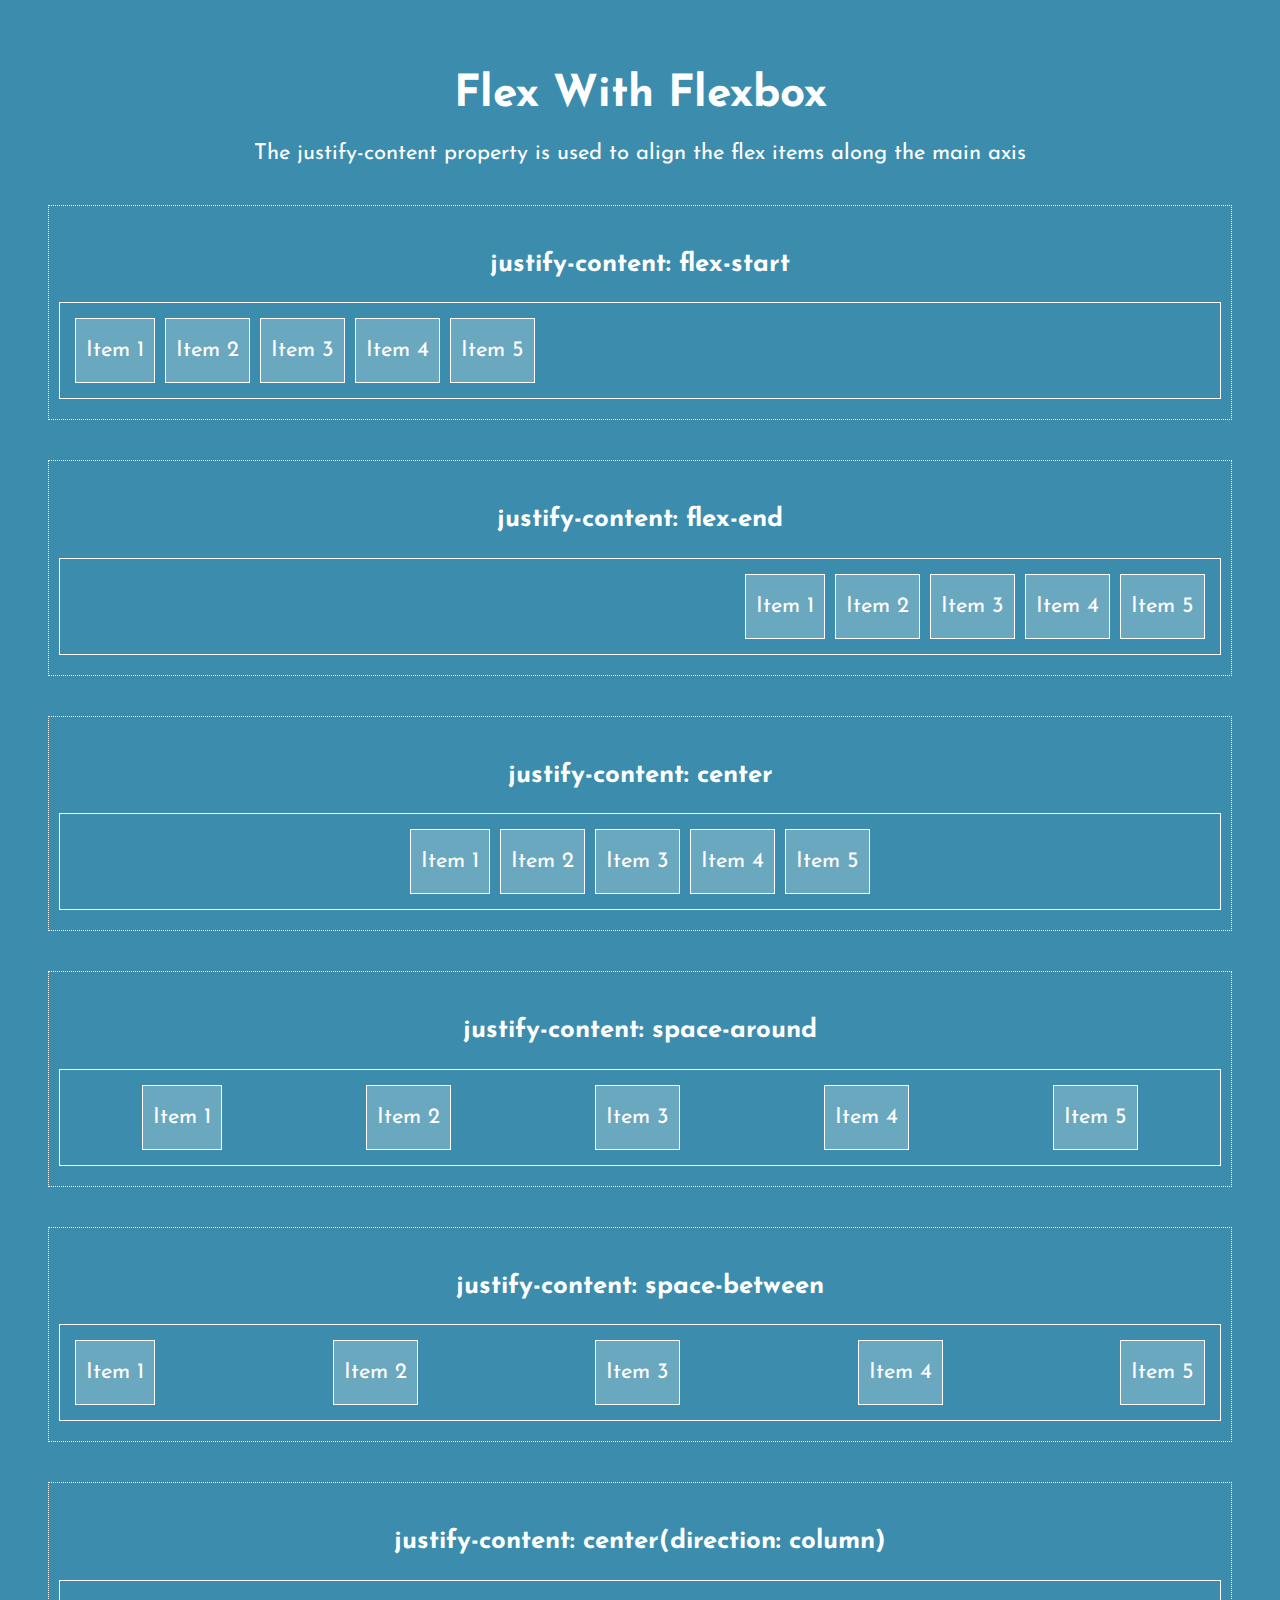
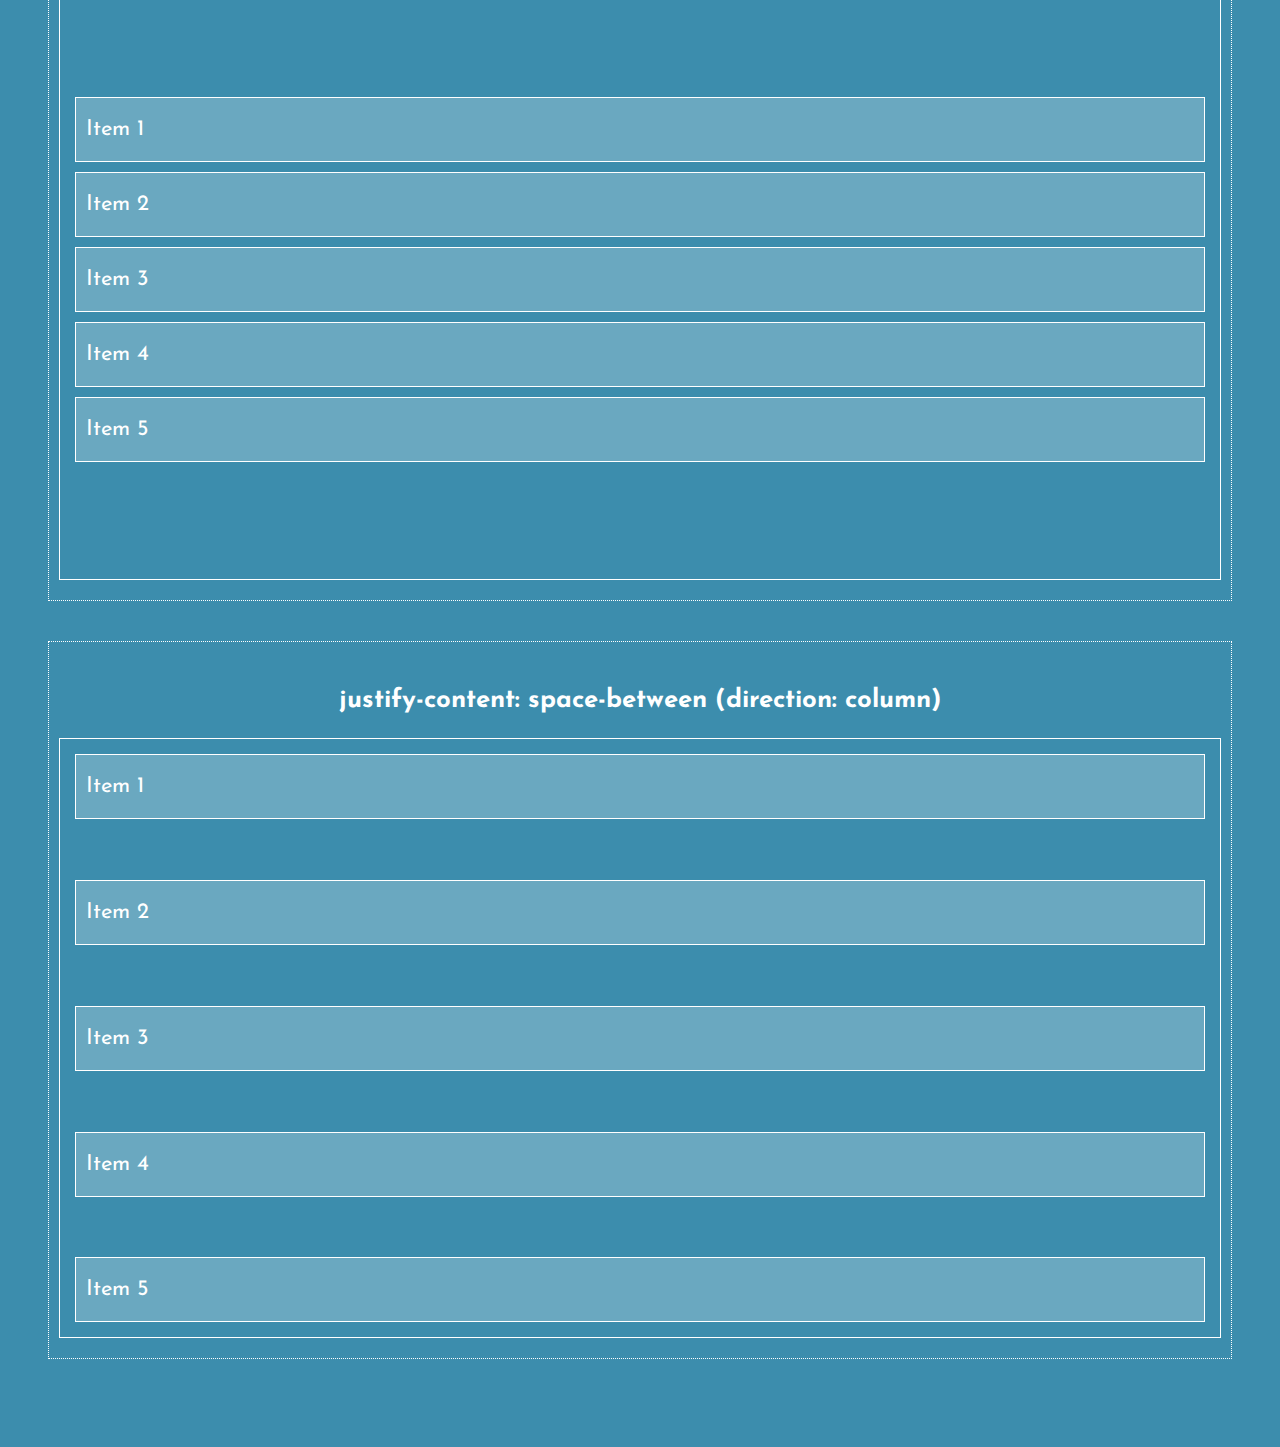
<file: justifyContent.html>
<!DOCTYPE html>
<html lang="en">
<head>
    <meta charset="UTF-8">
    <meta name="viewport" content="width=device-width, initial-scale=1.0">
    <title>Flex-direction</title>
    <link href='https://fonts.googleapis.com/css?family=Josefin Sans' rel='stylesheet'>
    <link rel="stylesheet" href="./css/boilerplate.css">
    <link rel="stylesheet" href="./css/justifyContent.css">
</head>
<body>
    <div class="header">
        <h1>Flex With Flexbox</h1>
        <p>The justify-content property is used to align the flex items along the main axis</p>
    </div>

    <div class="head-container">
        <h3 class="text-center">justify-content: flex-start</h3>
        <div class="flex-container start">
            <div>Item 1</div>
            <div>Item 2</div>
            <div>Item 3</div>
            <div>Item 4</div>
            <div>Item 5</div>
        </div>
    </div>

    <div class="head-container">
        <h3 class="text-center">justify-content: flex-end</h3>
        <div class="flex-container end">
            <div>Item 1</div>
            <div>Item 2</div>
            <div>Item 3</div>
            <div>Item 4</div>
            <div>Item 5</div>
        </div>
    </div>

    <div class="head-container">
        <h3 class="text-center">justify-content: center</h3>
        <div class="flex-container center">
            <div>Item 1</div>
            <div>Item 2</div>
            <div>Item 3</div>
            <div>Item 4</div>
            <div>Item 5</div>
        </div>
    </div>

    <div class="head-container">
        <h3 class="text-center">justify-content: space-around</h3>
        <div class="flex-container space-around">
            <div>Item 1</div>
            <div>Item 2</div>
            <div>Item 3</div>
            <div>Item 4</div>
            <div>Item 5</div>
        </div>
    </div>

    <div class="head-container">
        <h3 class="text-center">justify-content: space-between</h3>
        <div class="flex-container space-between">
            <div>Item 1</div>
            <div>Item 2</div>
            <div>Item 3</div>
            <div>Item 4</div>
            <div>Item 5</div>
        </div>
    </div>

    
    <div class="head-container">
        <h3 class="text-center">justify-content: center(direction: column)</h3>
        <div class="flex-container center-column">
            <div>Item 1</div>
            <div>Item 2</div>
            <div>Item 3</div>
            <div>Item 4</div>
            <div>Item 5</div>
        </div>
    </div>

    <div class="head-container">
        <h3 class="text-center">justify-content: space-between (direction: column)</h3>
        <div class="flex-container space-between-column">
            <div>Item 1</div>
            <div>Item 2</div>
            <div>Item 3</div>
            <div>Item 4</div>
            <div>Item 5</div>
        </div>
    </div>
</body>
</html>
</file>
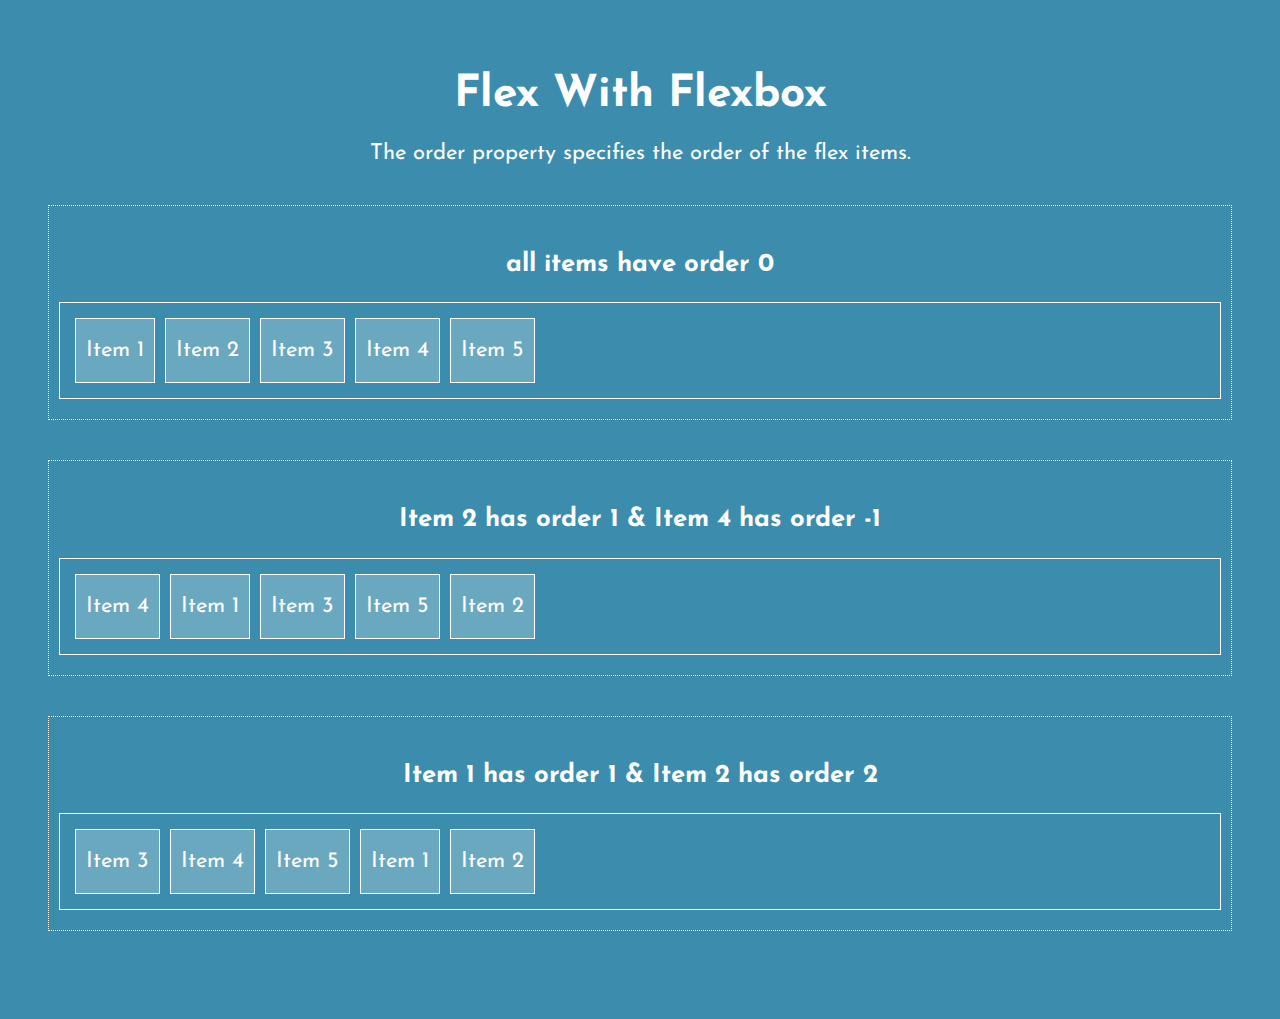
<file: order.html>
<!DOCTYPE html>
<html lang="en">
<head>
    <meta charset="UTF-8">
    <meta name="viewport" content="width=device-width, initial-scale=1.0">
    <title>Flex-direction</title>
    <link href='https://fonts.googleapis.com/css?family=Josefin Sans' rel='stylesheet'>
    <link rel="stylesheet" href="./css/boilerplate.css">
    <link rel="stylesheet" href="./css/order.css">
</head>
<body>
    <div class="header">
        <h1>Flex With Flexbox</h1>
        <p>The order property specifies the order of the flex items.</p>
    </div>

    <div class="head-container">
        <h3 class="text-center">all items have order 0</h3>
        <div class="flex-container sample1">
            <div>Item 1</div>
            <div>Item 2</div>
            <div>Item 3</div>
            <div>Item 4</div>
            <div>Item 5</div>
        </div>
    </div>

    <div class="head-container">
        <h3 class="text-center">Item 2 has order 1 & Item 4 has order -1</h3>
        <div class="flex-container sample2">
            <div>Item 1</div>
            <div>Item 2</div>
            <div>Item 3</div>
            <div>Item 4</div>
            <div>Item 5</div>
        </div>
    </div>

    <div class="head-container">
        <h3 class="text-center">Item 1 has order 1 & Item 2 has order 2</h3>
        <div class="flex-container sample3">
            <div>Item 1</div>
            <div>Item 2</div>
            <div>Item 3</div>
            <div>Item 4</div>
            <div>Item 5</div>
        </div>
    </div>
</body>
</html>
</file>
<file: css/boilerplate.css>
* {
    box-sizing: border-box;
}

body {
    background-color: #125D98;
    min-height: 90vh;
    overflow-x: hidden;
    font-family: 'Josefin Sans';
    font-size: 22px;
    color: #fff;
    padding: 40px;
}

.header > h1,p {
    margin: 25px 0 25px;
    text-align: center;
}

.head-container {
    border: 1px dotted #fff;
    padding: 20px 10px 20px 10px;
    margin: 40px 0 40px;
}

.flex-container {
    border: 1px solid #fff;
    padding: 10px;
    display: flex;
}

.flex-container > * {
    border: 1px solid #fff;
    background-color: rgba(255, 255, 255, 0.24);
    padding: 20px 10px 20px 10px;
    margin: 5px;
}

.flex-container > *:hover {
    background-color: rgba(255, 255, 255, 0.44);
}

.text-center {
    text-align: center;
}
</file>
<file: css/index.css>
.container {
    display: flex;
    flex-flow: row wrap;
}

.container > * {
    color: #fff;
    background-color: rgba(255, 255, 255, 0.24);
    border: 1px solid #fff;
    padding: 20px;
    margin: 5px;
    justify-content: space-between;
    text-align: center;
    min-width: 250px;
    flex-grow: 1;
    align-content: space-between;
}

.container > *:hover {
    background-color: rgba(255, 255, 255, 0.44);
}

a {
    text-decoration: none;
    color: #fff;
}
</file>
<file: css/alignContent.css>
body {
    background-color: #3C8DAD;
}

.flex-container {
    height: 240px;
    flex-direction: row;
    align-items: flex-start;
    flex-wrap: wrap;
}
.start{
    align-content: flex-start;
}
.end{
    align-content: flex-end;
}
.center{
    align-content: center;
}
.space-around{
    align-content: space-around;

}
.space-between{
    align-content: space-between;
}
</file>
<file: css/alignItems.css>
body {
    background-color: #3C8DAD;
}

.flex-container {
    height: 200px;
}
.start{
    align-items:flex-start;
}
.end{
    align-items: flex-end;
}
.center{
    align-items: center;
}
.strech{
    align-items: stretch;
}
.baseline{
    align-items: baseline;
}
.baseline div:nth-child(3){
    font-size: 38px;
}

.baseline div:nth-child(5){
    font-size: 48px;
}
</file>
<file: css/alignSelf.css>
body {
    background-color: #3C8DAD;
}

.flex-container {
    flex-direction: row;
    height: 240px;
    align-items: flex-start;
}
.sample1 div:nth-child(2){
    align-self: flex-start;
}
.sample2 div:nth-child(2){
    align-self: flex-end;
}
.sample3 div:nth-child(4 ){
    align-self: center;
}
.sample4 div:nth-child(3){
    align-self: stretch;
}
</file>
<file: css/flexBasis.css>
body {
    background-color: #3C8DAD;
}

.flex-container {
    flex-direction: row;
    justify-content: flex-start;
}
.sample1 div:nth-child(2) {
    flex-basis: 200px;
}

.sample2 > * {
    flex-basis: 33%;
}

.sample3 > * {
    flex: 0 1 auto;
}

.sample4 > * {
    flex: 1 1 25%;
}
</file>
<file: css/flexDirection.css>
body {
    background-color: #3C8DAD;
}

.flex-container {
    display: flex;
}
.row{
    flex-direction: row;
}
.row-reverse{
    flex-direction: row-reverse;
}
.column{
    flex-direction: column;
}
.column-reverse{
    flex-direction: column-reverse;
}
</file>
<file: css/flexGrow.css>
body {
    background-color: #3C8DAD;
}

.head-container {
    display: flex;
    flex-direction: column;
    align-items: center;
}

.flex-container {
    flex-direction: row;
    align-items: flex-start;
    width: 600px;
}
/* all the items inside sample1 */
.sample > * {  
    flex-grow: 0;
}
.sample2 > * {
    flex-grow: 1;
}
.sample3 div:nth-child(2){
    flex-grow: 1;
}
.sample3 div:nth-child(3){
    flex-grow: 2;
}
</file>
<file: css/flexShrink.css>
body {
    background-color: #3C8DAD;
}

.head-container {
    display: flex;
    flex-direction: column;
    align-items: center;
}

.flex-container {
    flex-direction: row;
    justify-content: flex-start;
    width: 600px;
}

.flex-container > * {
    width: 250px;
}
.sample1 > * {
    flex-shrink: 1;
}
.sample2 div:nth-child(2){
    flex-shrink: 0;
}
.sample3 div:nth-child(2){
    flex-shrink: 2;
}
.sample3 div:nth-child(3){
    flex-shrink: 3;
}
</file>
<file: css/flexWrap.css>
body {
    background-color: #3C8DAD;
}

.flex-container {
    flex-direction: row;
}
.nowrap{
    flex-wrap: nowrap;
}
.wrap{
    flex-wrap: wrap;
}
.wrap-reverse{
    flex-wrap: wrap-reverse;
}
</file>
<file: css/justifyContent.css>
body {
    background-color: #3C8DAD;
}

.flex-container {
    flex-direction: row;
}

.start{
    justify-content: flex-start;
}
.end{
    justify-content: flex-end;
}
.center{
    justify-content: center;
}
.space-around{
    justify-content: space-around;
}
.space-between{
    justify-content: space-between;
}
.space-between-column{
    flex-direction: column;
    justify-content: space-between;
    height: 600px
}
.center-column{
    flex-direction: column;
    justify-content: center;
    height: 600px;
}
</file>
<file: css/order.css>
body {
    background-color: #3C8DAD;
}

.flex-container {
    flex-flow: row wrap;
}
.sample1 > * {
    order: 0;

}
.sample2 div:nth-child(2){
    order: 1;
}
.sample2 div:nth-child(4){
    order: -1;
}
.sample3 div:nth-child(1){
    order: 1;
}
.sample3 div:nth-child(2){
    order: 2;
}
</file>
